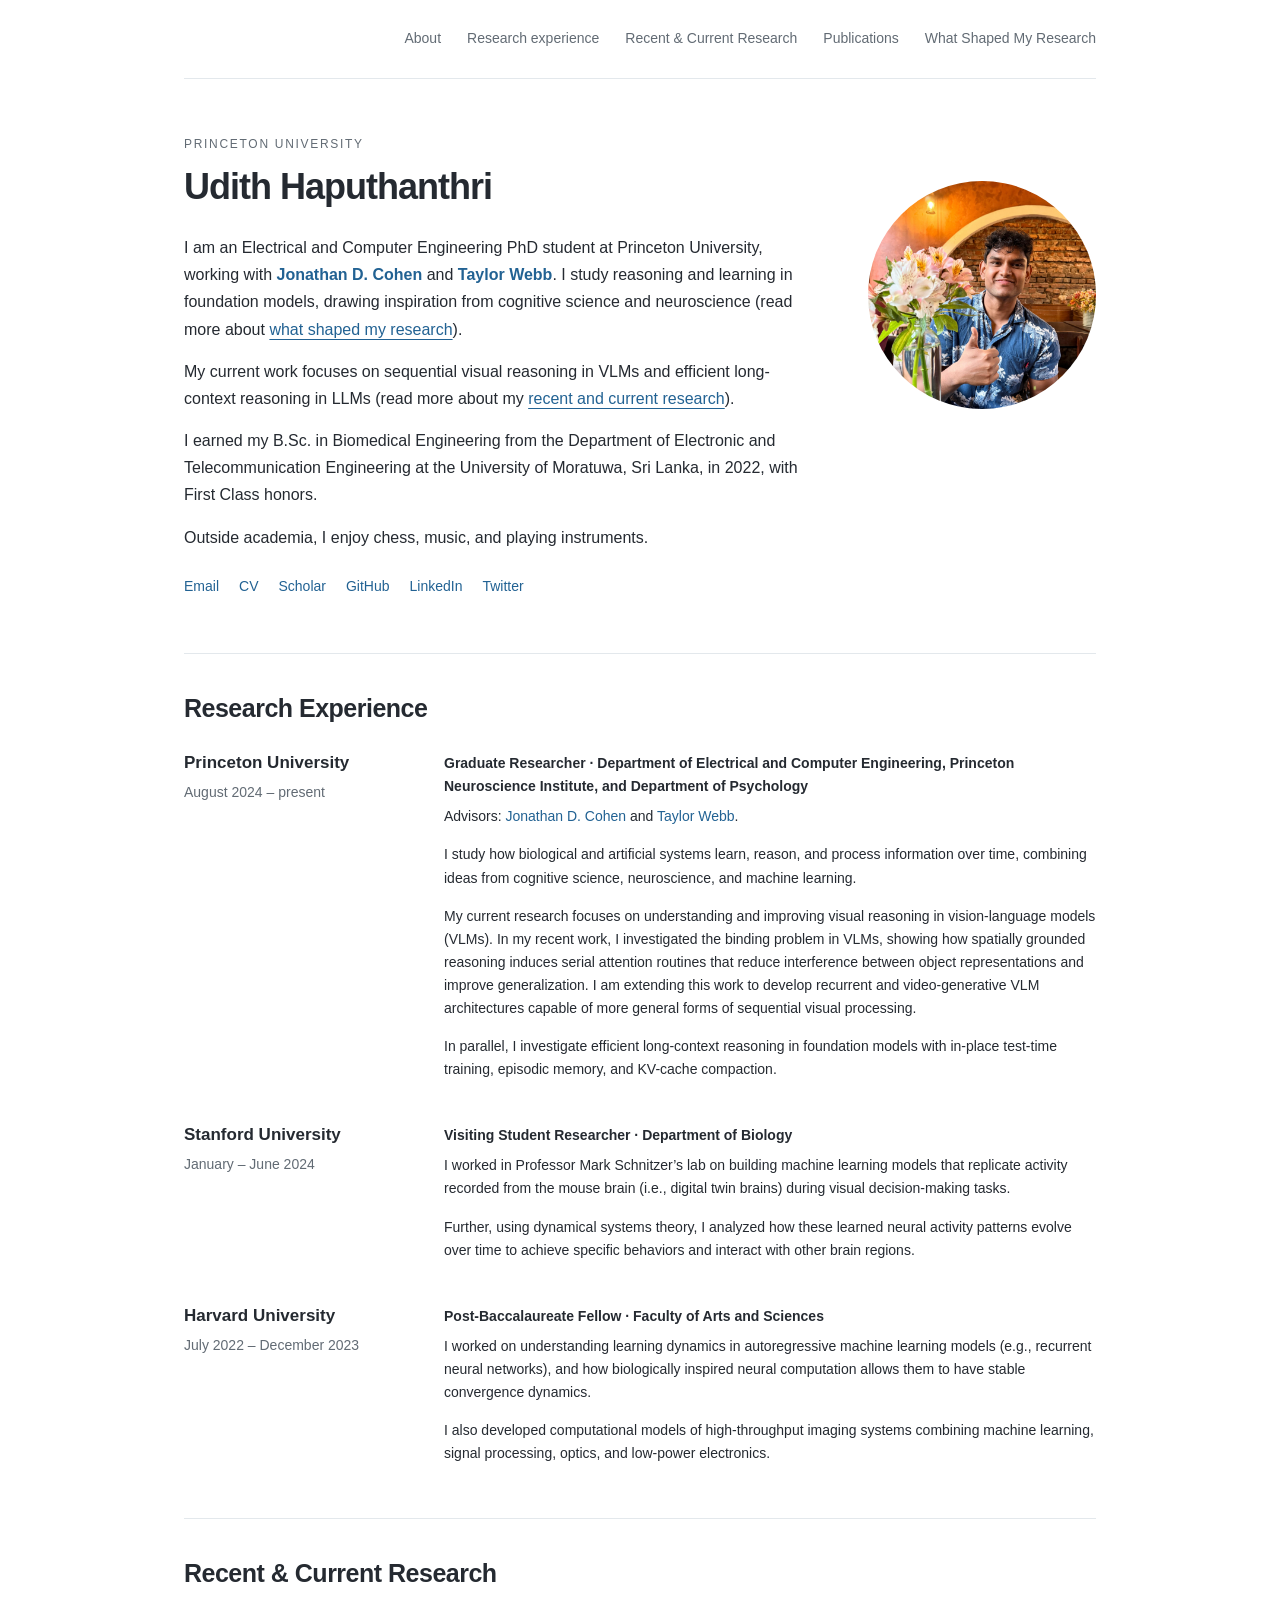
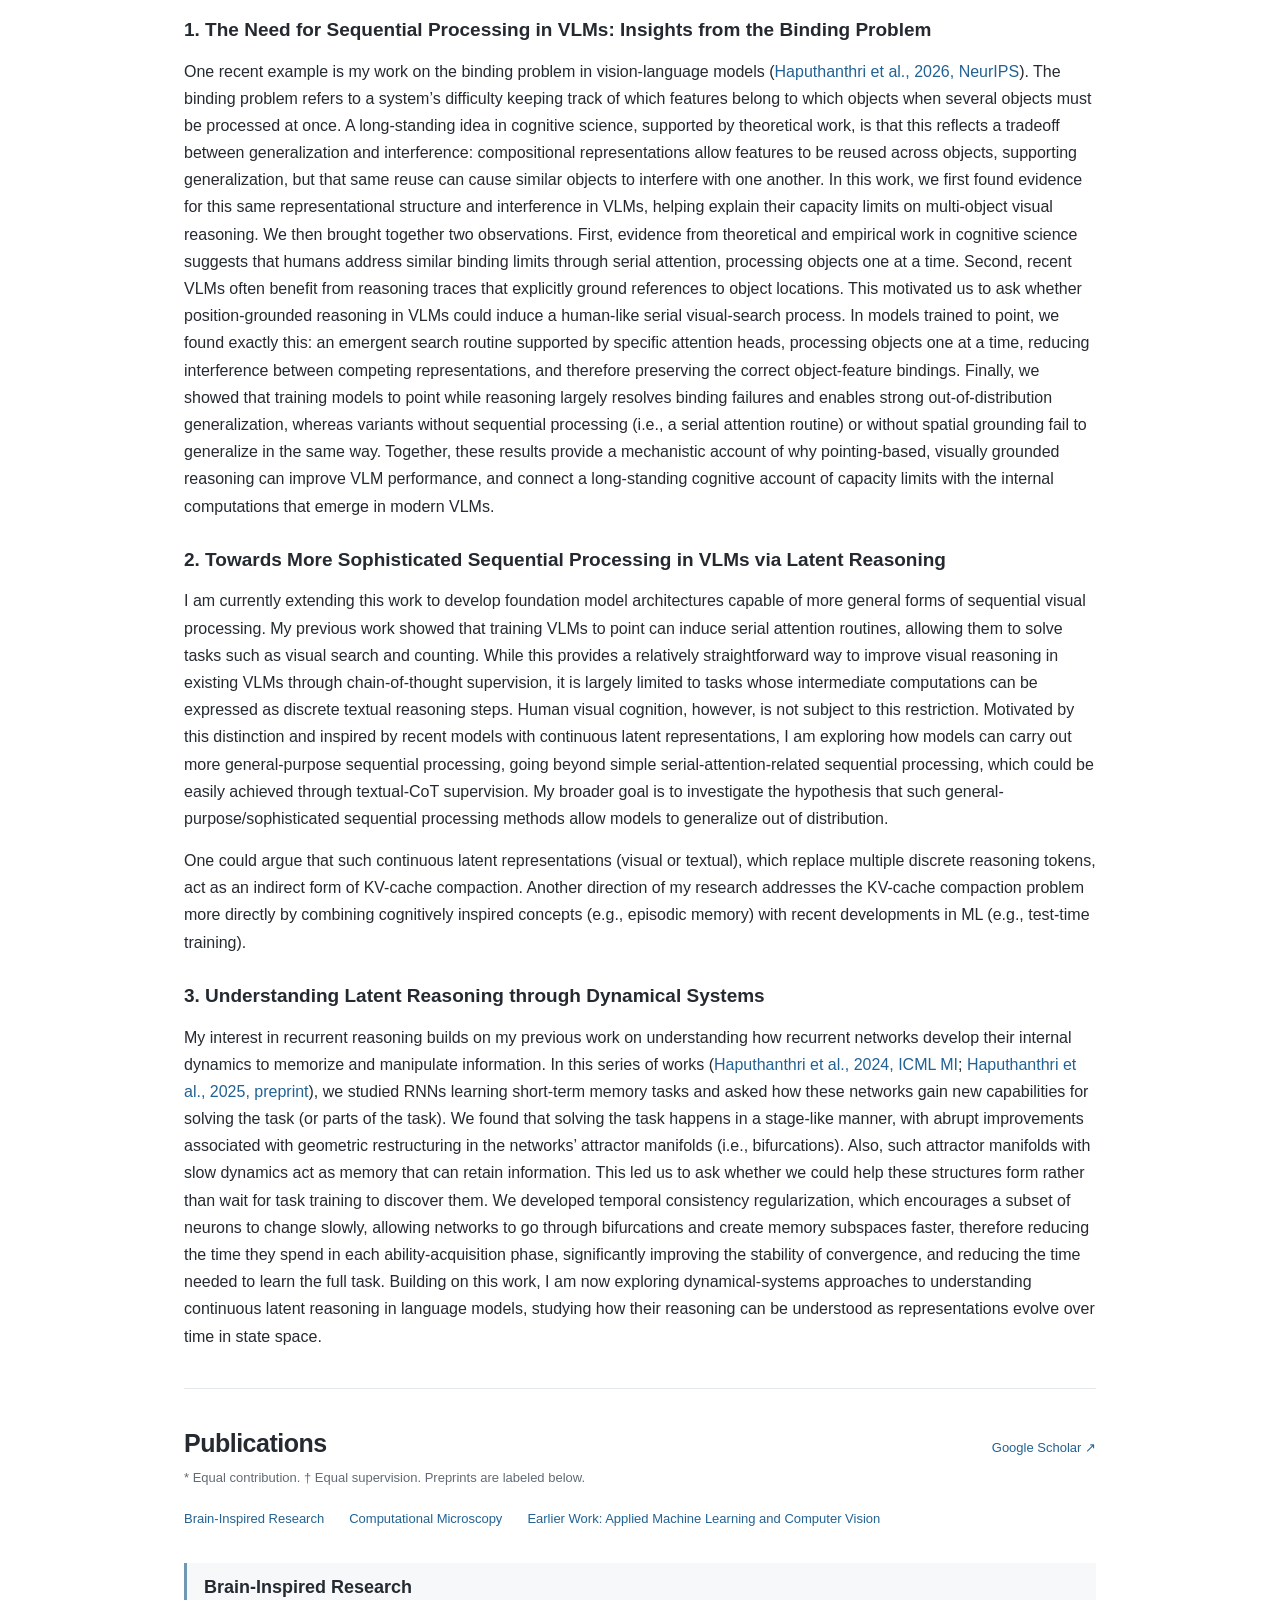
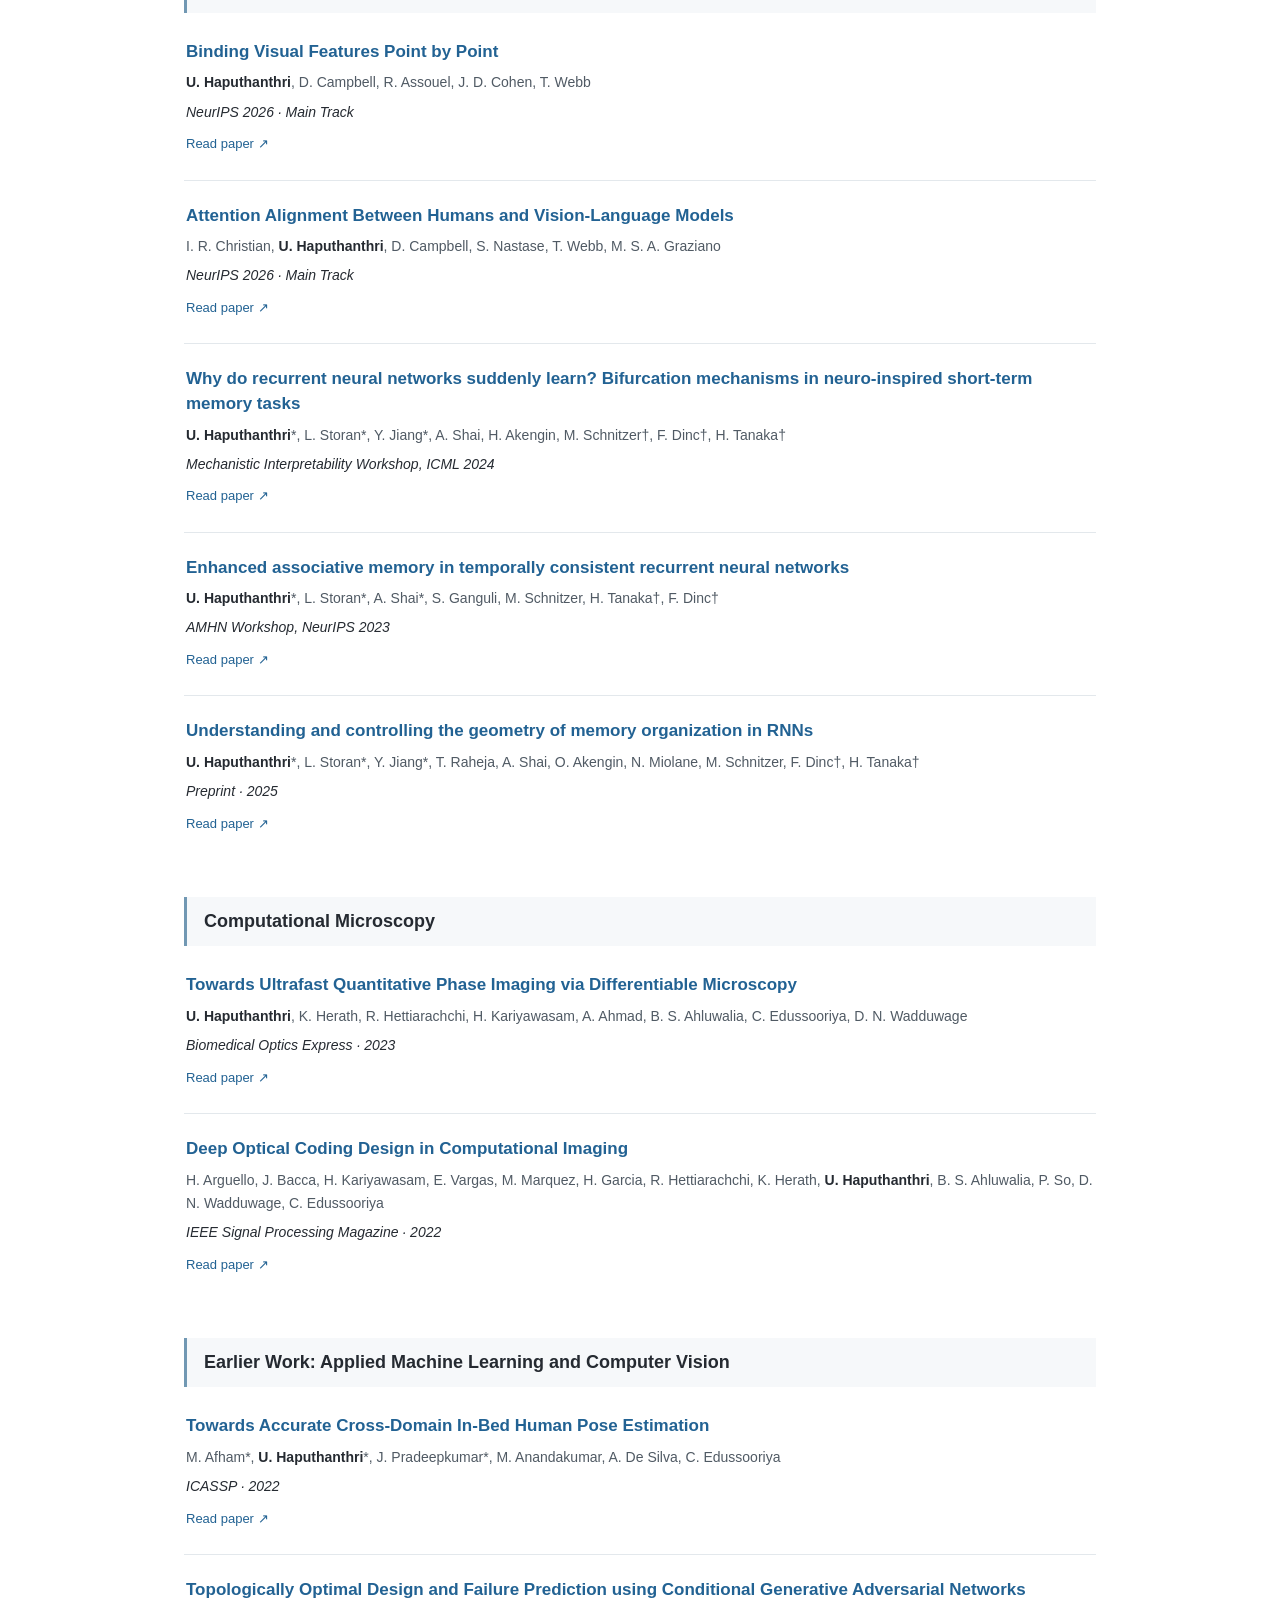
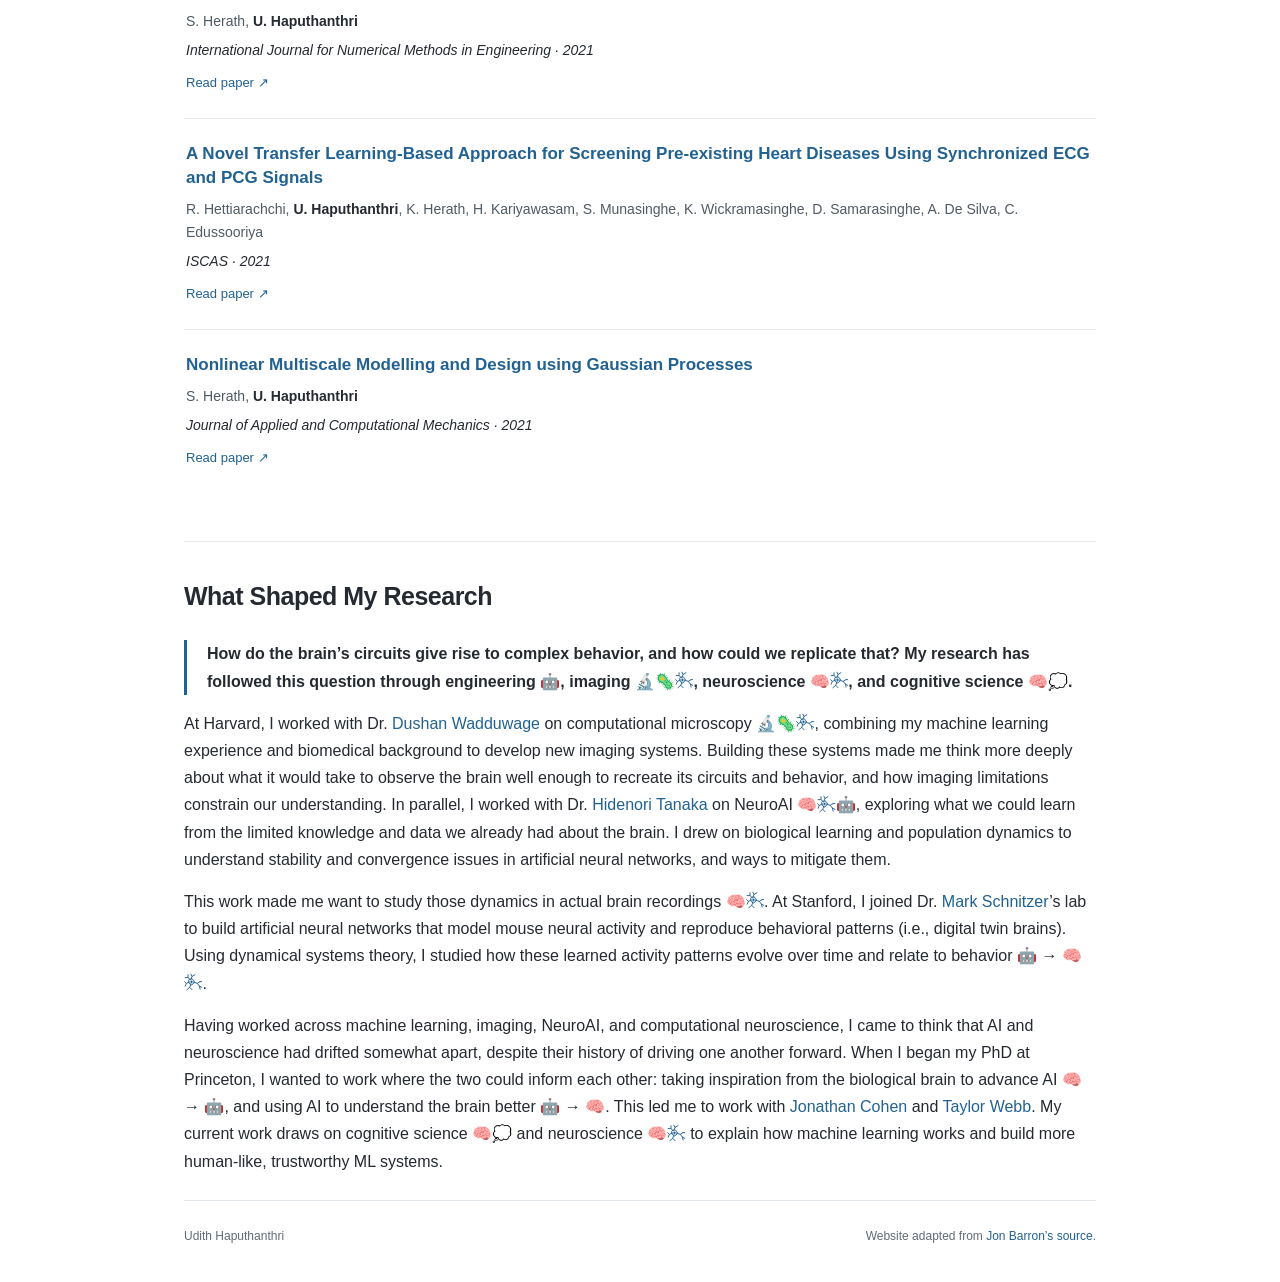
<file: index.html>
<!doctype html>
<html lang="en">
<head>
<meta charset="utf-8"><meta name="viewport" content="width=device-width, initial-scale=1">
<meta name="author" content="Udith Haputhanthri">
<meta name="description" content="Udith Haputhanthri — PhD student at Princeton working on reasoning and learning in foundation models, inspired by cognitive science and neuroscience.">
<title>Udith Haputhanthri</title><link rel="stylesheet" href="stylesheet.css?v=research-link-20261022">
</head>
<body>
<a class="skip-link" href="#about">Skip to content</a>
<main>
<nav class="top-nav" aria-label="Page sections" style="flex-wrap:wrap"><a href="#about">About</a><a href="#experience">Research experience</a><a href="#current-research">Recent &amp; Current Research</a><a href="#publications">Publications</a><a href="#research-questions">What Shaped My Research</a></nav>
<section id="about" aria-labelledby="name" class="about">
<div class="bio"><p class="eyebrow">Princeton University</p><h1 id="name">Udith Haputhanthri</h1>
<p>I am an Electrical and Computer Engineering PhD student at Princeton University, working with <strong><a href="https://jdc.princeton.edu/">Jonathan D. Cohen</a></strong> and <strong><a href="https://psychology.princeton.edu/people/taylor-webb">Taylor Webb</a></strong>. I study reasoning and learning in foundation models, drawing inspiration from cognitive science and neuroscience (read more about <a class="research-jump-link" href="#research-questions">what shaped my research</a>).</p>
<p>My current work focuses on sequential visual reasoning in VLMs and efficient long-context reasoning in LLMs (read more about my <a class="research-jump-link" href="#current-research">recent and current research</a>).</p>
<p>I earned my B.Sc. in Biomedical Engineering from the Department of Electronic and Telecommunication Engineering at the University of Moratuwa, Sri Lanka, in 2022, with First Class honors.</p>
<p>Outside academia, I enjoy chess, music, and playing instruments.</p>
<div class="social-links"><a href="mailto:uh2753@princeton.edu">Email</a><a href="https://drive.google.com/file/d/1fZaWnmlsR2hChvmHnY944zVe97cFq_Ga/view">CV</a><a href="https://scholar.google.com/citations?user=oeUNrnsAAAAJ&amp;hl=en">Scholar</a><a href="https://github.com/udithhaputhanthri">GitHub</a><a href="https://www.linkedin.com/in/udithhaputhanthri">LinkedIn</a><a href="https://twitter.com/Udithhaputhant2">Twitter</a></div>
</div><a class="portrait" href="images/UdithHaputhanthri-2026.JPG"><img src="images/UdithHaputhanthri-2026.JPG" alt="Udith Haputhanthri" width="240" height="240"></a>
</section>
<section id="experience" class="major-section" aria-labelledby="experience-title"><h2 id="experience-title">Research Experience</h2>
<article class="experience"><div><h3>Princeton University</h3><p class="dates">August 2024 – present</p></div><div><p class="role">Graduate Researcher · Department of Electrical and Computer Engineering, Princeton Neuroscience Institute, and Department of Psychology</p><p>Advisors: <a href="https://jdc.princeton.edu/">Jonathan D. Cohen</a> and <a href="https://psychology.princeton.edu/people/taylor-webb">Taylor Webb</a>.</p>
<p>I study how biological and artificial systems learn, reason, and process information over time, combining ideas from cognitive science, neuroscience, and machine learning.</p>
<p>My current research focuses on understanding and improving visual reasoning in vision-language models (VLMs). In my recent work, I investigated the binding problem in VLMs, showing how spatially grounded reasoning induces serial attention routines that reduce interference between object representations and improve generalization. I am extending this work to develop recurrent and video-generative VLM architectures capable of more general forms of sequential visual processing.</p>
<p>In parallel, I investigate efficient long-context reasoning in foundation models with in-place test-time training, episodic memory, and KV-cache compaction.</p></div></article>
<article class="experience"><div><h3>Stanford University</h3><p class="dates">January – June 2024</p></div><div><p class="role">Visiting Student Researcher · Department of Biology</p>
<p>I worked in Professor Mark Schnitzer’s lab on building machine learning models that replicate activity recorded from the mouse brain (i.e., digital twin brains) during visual decision-making tasks.</p>
<p>Further, using dynamical systems theory, I analyzed how these learned neural activity patterns evolve over time to achieve specific behaviors and interact with other brain regions.</p></div></article>
<article class="experience"><div><h3>Harvard University</h3><p class="dates">July 2022 – December 2023</p></div><div><p class="role">Post-Baccalaureate Fellow · Faculty of Arts and Sciences</p>
<p>I worked on understanding learning dynamics in autoregressive machine learning models (e.g., recurrent neural networks), and how biologically inspired neural computation allows them to have stable convergence dynamics.</p>
<p>I also developed computational models of high-throughput imaging systems combining machine learning, signal processing, optics, and low-power electronics.</p></div></article>
</section>
<section id="current-research" class="major-section" aria-labelledby="current-research-title">
<h2 id="current-research-title">Recent &amp; Current Research</h2>
<article aria-labelledby="current-research-1" style="margin-bottom:28px">
<h3 id="current-research-1" style="margin-bottom:15px">1. The Need for Sequential Processing in VLMs: Insights from the Binding Problem</h3>
<p>One recent example is my work on the binding problem in vision-language models (<a href="#pub-binding-visual-features">Haputhanthri et al., 2026, NeurIPS</a>). The binding problem refers to a system’s difficulty keeping track of which features belong to which objects when several objects must be processed at once. A long-standing idea in cognitive science, supported by theoretical work, is that this reflects a tradeoff between generalization and interference: compositional representations allow features to be reused across objects, supporting generalization, but that same reuse can cause similar objects to interfere with one another. In this work, we first found evidence for this same representational structure and interference in VLMs, helping explain their capacity limits on multi-object visual reasoning. We then brought together two observations. First, evidence from theoretical and empirical work in cognitive science suggests that humans address similar binding limits through serial attention, processing objects one at a time. Second, recent VLMs often benefit from reasoning traces that explicitly ground references to object locations. This motivated us to ask whether position-grounded reasoning in VLMs could induce a human-like serial visual-search process. In models trained to point, we found exactly this: an emergent search routine supported by specific attention heads, processing objects one at a time, reducing interference between competing representations, and therefore preserving the correct object-feature bindings. Finally, we showed that training models to point while reasoning largely resolves binding failures and enables strong out-of-distribution generalization, whereas variants without sequential processing (i.e., a serial attention routine) or without spatial grounding fail to generalize in the same way. Together, these results provide a mechanistic account of why pointing-based, visually grounded reasoning can improve VLM performance, and connect a long-standing cognitive account of capacity limits with the internal computations that emerge in modern VLMs.</p>
</article>
<article aria-labelledby="current-research-2" style="margin-bottom:28px">
<h3 id="current-research-2" style="margin-bottom:15px">2. Towards More Sophisticated Sequential Processing in VLMs via Latent Reasoning</h3>
<p>I am currently extending this work to develop foundation model architectures capable of more general forms of sequential visual processing. My previous work showed that training VLMs to point can induce serial attention routines, allowing them to solve tasks such as visual search and counting. While this provides a relatively straightforward way to improve visual reasoning in existing VLMs through chain-of-thought supervision, it is largely limited to tasks whose intermediate computations can be expressed as discrete textual reasoning steps. Human visual cognition, however, is not subject to this restriction. Motivated by this distinction and inspired by recent models with continuous latent representations, I am exploring how models can carry out more general-purpose sequential processing, going beyond simple serial-attention-related sequential processing, which could be easily achieved through textual-CoT supervision. My broader goal is to investigate the hypothesis that such general-purpose/sophisticated sequential processing methods allow models to generalize out of distribution.</p>
<p>One could argue that such continuous latent representations (visual or textual), which replace multiple discrete reasoning tokens, act as an indirect form of KV-cache compaction. Another direction of my research addresses the KV-cache compaction problem more directly by combining cognitively inspired concepts (e.g., episodic memory) with recent developments in ML (e.g., test-time training).</p>
</article>
<article aria-labelledby="current-research-3" style="margin-bottom:28px">
<h3 id="current-research-3" style="margin-bottom:15px">3. Understanding Latent Reasoning through Dynamical Systems</h3>
<p>My interest in recurrent reasoning builds on my previous work on understanding how recurrent networks develop their internal dynamics to memorize and manipulate information. In this series of works (<a href="#pub-rnn-bifurcation">Haputhanthri et al., 2024, ICML MI</a>; <a href="#pub-memory-geometry">Haputhanthri et al., 2025, preprint</a>), we studied RNNs learning short-term memory tasks and asked how these networks gain new capabilities for solving the task (or parts of the task). We found that solving the task happens in a stage-like manner, with abrupt improvements associated with geometric restructuring in the networks’ attractor manifolds (i.e., bifurcations). Also, such attractor manifolds with slow dynamics act as memory that can retain information. This led us to ask whether we could help these structures form rather than wait for task training to discover them. We developed temporal consistency regularization, which encourages a subset of neurons to change slowly, allowing networks to go through bifurcations and create memory subspaces faster, therefore reducing the time they spend in each ability-acquisition phase, significantly improving the stability of convergence, and reducing the time needed to learn the full task. Building on this work, I am now exploring dynamical-systems approaches to understanding continuous latent reasoning in language models, studying how their reasoning can be understood as representations evolve over time in state space.</p>
</article>
</section>
<section id="publications" class="major-section" aria-labelledby="publications-title"><div class="section-heading"><h2 id="publications-title">Publications</h2><a href="https://scholar.google.com/citations?user=oeUNrnsAAAAJ&amp;hl=en">Google Scholar ↗</a></div>
<p class="publication-note">* Equal contribution. † Equal supervision. Preprints are labeled below.</p>
<nav class="publication-nav" aria-label="Publication topics"><a href="#brain">Brain-Inspired Research</a><a href="#microscopy">Computational Microscopy</a><a href="#other">Earlier Work: Applied Machine Learning and Computer Vision</a></nav>
<section class="publication-group" id="brain" aria-labelledby="brain-title"><h3 id="brain-title">Brain-Inspired Research</h3>
<article class="paper" id="pub-binding-visual-features"><div class="paper-content"><h4><a href="https://drive.google.com/file/d/1XcKZUTb9YCFaT_SlNtK0ScjZmYTj1VQV/view">Binding Visual Features Point by Point</a></h4><p class="authors"><strong>U. Haputhanthri</strong>, D. Campbell, R. Assouel, J. D. Cohen, T. Webb</p><p class="venue">NeurIPS 2026 · Main Track</p><a class="paper-link" href="https://drive.google.com/file/d/1XcKZUTb9YCFaT_SlNtK0ScjZmYTj1VQV/view">Read paper <span aria-hidden="true">↗</span></a></div></article>
<article class="paper"><div class="paper-content"><h4><a href="https://arxiv.org/pdf/2606.17410">Attention Alignment Between Humans and Vision-Language Models</a></h4><p class="authors">I. R. Christian, <strong>U. Haputhanthri</strong>, D. Campbell, S. Nastase, T. Webb, M. S. A. Graziano</p><p class="venue">NeurIPS 2026 · Main Track</p><a class="paper-link" href="https://arxiv.org/pdf/2606.17410">Read paper <span aria-hidden="true">↗</span></a></div></article>
<article class="paper" id="pub-rnn-bifurcation"><div class="paper-content"><h4><a href="https://drive.google.com/file/d/1ynRF0O1B3yo_qaqsqUc5u1gdG8Zm69oY/view">Why do recurrent neural networks suddenly learn? Bifurcation mechanisms in neuro-inspired short-term memory tasks</a></h4><p class="authors"><strong>U. Haputhanthri</strong>*, L. Storan*, Y. Jiang*, A. Shai, H. Akengin, M. Schnitzer†, F. Dinc†, H. Tanaka†</p><p class="venue">Mechanistic Interpretability Workshop, ICML 2024</p><a class="paper-link" href="https://drive.google.com/file/d/1ynRF0O1B3yo_qaqsqUc5u1gdG8Zm69oY/view">Read paper <span aria-hidden="true">↗</span></a></div></article>
<article class="paper"><div class="paper-content"><h4><a href="https://drive.google.com/file/d/1f4FLu8wt5bn9WmoDd_5Nbe4-Pbg5efec/view">Enhanced associative memory in temporally consistent recurrent neural networks</a></h4><p class="authors"><strong>U. Haputhanthri</strong>*, L. Storan*, A. Shai*, S. Ganguli, M. Schnitzer, H. Tanaka†, F. Dinc†</p><p class="venue">AMHN Workshop, NeurIPS 2023</p><a class="paper-link" href="https://drive.google.com/file/d/1f4FLu8wt5bn9WmoDd_5Nbe4-Pbg5efec/view">Read paper <span aria-hidden="true">↗</span></a></div></article>
<article class="paper" id="pub-memory-geometry"><div class="paper-content"><h4><a href="https://arxiv.org/pdf/2502.07256">Understanding and controlling the geometry of memory organization in RNNs</a></h4><p class="authors"><strong>U. Haputhanthri</strong>*, L. Storan*, Y. Jiang*, T. Raheja, A. Shai, O. Akengin, N. Miolane, M. Schnitzer, F. Dinc†, H. Tanaka†</p><p class="venue">Preprint · 2025</p><a class="paper-link" href="https://arxiv.org/pdf/2502.07256">Read paper <span aria-hidden="true">↗</span></a></div></article>
</section>
<section class="publication-group" id="microscopy" aria-labelledby="microscopy-title"><h3 id="microscopy-title">Computational Microscopy</h3>
<article class="paper"><div class="paper-content"><h4><a href="https://drive.google.com/file/d/15-fq4s3Uc3px4dyPQwdr5WO8As3qmomQ/view">Towards Ultrafast Quantitative Phase Imaging via Differentiable Microscopy</a></h4><p class="authors"><strong>U. Haputhanthri</strong>, K. Herath, R. Hettiarachchi, H. Kariyawasam, A. Ahmad, B. S. Ahluwalia, C. Edussooriya, D. N. Wadduwage</p><p class="venue">Biomedical Optics Express · 2023</p><a class="paper-link" href="https://drive.google.com/file/d/15-fq4s3Uc3px4dyPQwdr5WO8As3qmomQ/view">Read paper <span aria-hidden="true">↗</span></a></div></article>
<article class="paper"><div class="paper-content"><h4><a href="https://drive.google.com/file/d/1uGa6KzZgrOOGpgf1Ke66KQDH5AzN_6m6/view">Deep Optical Coding Design in Computational Imaging</a></h4><p class="authors">H. Arguello, J. Bacca, H. Kariyawasam, E. Vargas, M. Marquez, H. Garcia, R. Hettiarachchi, K. Herath, <strong>U. Haputhanthri</strong>, B. S. Ahluwalia, P. So, D. N. Wadduwage, C. Edussooriya</p><p class="venue">IEEE Signal Processing Magazine · 2022</p><a class="paper-link" href="https://drive.google.com/file/d/1uGa6KzZgrOOGpgf1Ke66KQDH5AzN_6m6/view">Read paper <span aria-hidden="true">↗</span></a></div></article>
</section>
<section class="publication-group" id="other" aria-labelledby="other-title"><h3 id="other-title">Earlier Work: Applied Machine Learning and Computer Vision</h3>
<article class="paper"><div class="paper-content"><h4><a href="https://drive.google.com/file/d/1SocjsCTEynnTYZ-wxJLA4Xux7Gi0KTKA/view">Towards Accurate Cross-Domain In-Bed Human Pose Estimation</a></h4><p class="authors">M. Afham*, <strong>U. Haputhanthri</strong>*, J. Pradeepkumar*, M. Anandakumar, A. De Silva, C. Edussooriya</p><p class="venue">ICASSP · 2022</p><a class="paper-link" href="https://drive.google.com/file/d/1SocjsCTEynnTYZ-wxJLA4Xux7Gi0KTKA/view">Read paper <span aria-hidden="true">↗</span></a></div></article>
<article class="paper"><div class="paper-content"><h4><a href="https://drive.google.com/file/d/1G-M9lpZUkkOaCMp0GBZrfmS65T1xD6WH/view">Topologically Optimal Design and Failure Prediction using Conditional Generative Adversarial Networks</a></h4><p class="authors">S. Herath, <strong>U. Haputhanthri</strong></p><p class="venue">International Journal for Numerical Methods in Engineering · 2021</p><a class="paper-link" href="https://drive.google.com/file/d/1G-M9lpZUkkOaCMp0GBZrfmS65T1xD6WH/view">Read paper <span aria-hidden="true">↗</span></a></div></article>
<article class="paper"><div class="paper-content"><h4><a href="https://drive.google.com/file/d/1lAwF7Dm_KZdagdzo9R7WN1PdUTR4jMaO/view">A Novel Transfer Learning-Based Approach for Screening Pre-existing Heart Diseases Using Synchronized ECG and PCG Signals</a></h4><p class="authors">R. Hettiarachchi, <strong>U. Haputhanthri</strong>, K. Herath, H. Kariyawasam, S. Munasinghe, K. Wickramasinghe, D. Samarasinghe, A. De Silva, C. Edussooriya</p><p class="venue">ISCAS · 2021</p><a class="paper-link" href="https://drive.google.com/file/d/1lAwF7Dm_KZdagdzo9R7WN1PdUTR4jMaO/view">Read paper <span aria-hidden="true">↗</span></a></div></article>
<article class="paper"><div class="paper-content"><h4><a href="https://drive.google.com/file/d/1lYjQi7jTYjrT-2TYXUEoA4nsrcVFIQuO/view">Nonlinear Multiscale Modelling and Design using Gaussian Processes</a></h4><p class="authors">S. Herath, <strong>U. Haputhanthri</strong></p><p class="venue">Journal of Applied and Computational Mechanics · 2021</p><a class="paper-link" href="https://drive.google.com/file/d/1lYjQi7jTYjrT-2TYXUEoA4nsrcVFIQuO/view">Read paper <span aria-hidden="true">↗</span></a></div></article>
</section>
</section>
<section id="research-questions" class="major-section" aria-labelledby="research-questions-title">
<h2 id="research-questions-title">What Shaped My Research</h2>
<p class="research-opening">How do the brain’s circuits give rise to complex behavior, and how could we replicate that? My research has followed this question through engineering <span aria-hidden="true">🤖</span>, imaging <span aria-hidden="true">🔬🦠</span><svg xmlns="http://www.w3.org/2000/svg" width="1.15em" height="1.15em" viewBox="0 0 32 32" aria-hidden="true" focusable="false" style="vertical-align:-0.18em;color:#226293"><g fill="none" stroke="currentColor" stroke-width="1.6" stroke-linecap="round" stroke-linejoin="round"><path d="M11 12 7 8 7 3 M7 8 2 8 M12 11 14 6 19 3 M14 6 12 2 M9 16 4 18 2 23 M4 18 1 15 M12 19 10 25 5 29 M10 25 14 29 M17 16 23 18 28 15 M23 18 27 23 M28 15 31 15 M27 23 31 25 M27 23 28 28"/><path d="M10 11 14 10 18 14 17 18 13 21 9 18 8 14Z" fill="currentColor" fill-opacity=".16"/></g><circle cx="13" cy="15.5" r="1.8" fill="currentColor"/></svg>, neuroscience <span aria-hidden="true">🧠</span><svg xmlns="http://www.w3.org/2000/svg" width="1.15em" height="1.15em" viewBox="0 0 32 32" aria-hidden="true" focusable="false" style="vertical-align:-0.18em;color:#226293"><g fill="none" stroke="currentColor" stroke-width="1.6" stroke-linecap="round" stroke-linejoin="round"><path d="M11 12 7 8 7 3 M7 8 2 8 M12 11 14 6 19 3 M14 6 12 2 M9 16 4 18 2 23 M4 18 1 15 M12 19 10 25 5 29 M10 25 14 29 M17 16 23 18 28 15 M23 18 27 23 M28 15 31 15 M27 23 31 25 M27 23 28 28"/><path d="M10 11 14 10 18 14 17 18 13 21 9 18 8 14Z" fill="currentColor" fill-opacity=".16"/></g><circle cx="13" cy="15.5" r="1.8" fill="currentColor"/></svg>, and cognitive science <span aria-hidden="true">🧠💭</span>.</p>
<p>At Harvard, I worked with Dr. <a href="https://wadduwagelab.com/">Dushan Wadduwage</a> on computational microscopy <span aria-hidden="true">🔬🦠</span><svg xmlns="http://www.w3.org/2000/svg" width="1.15em" height="1.15em" viewBox="0 0 32 32" aria-hidden="true" focusable="false" style="vertical-align:-0.18em;color:#226293"><g fill="none" stroke="currentColor" stroke-width="1.6" stroke-linecap="round" stroke-linejoin="round"><path d="M11 12 7 8 7 3 M7 8 2 8 M12 11 14 6 19 3 M14 6 12 2 M9 16 4 18 2 23 M4 18 1 15 M12 19 10 25 5 29 M10 25 14 29 M17 16 23 18 28 15 M23 18 27 23 M28 15 31 15 M27 23 31 25 M27 23 28 28"/><path d="M10 11 14 10 18 14 17 18 13 21 9 18 8 14Z" fill="currentColor" fill-opacity=".16"/></g><circle cx="13" cy="15.5" r="1.8" fill="currentColor"/></svg>, combining my machine learning experience and biomedical background to develop new imaging systems. Building these systems made me think more deeply about what it would take to observe the brain well enough to recreate its circuits and behavior, and how imaging limitations constrain our understanding. In parallel, I worked with Dr. <a href="https://sites.google.com/view/htanaka/home">Hidenori Tanaka</a> on NeuroAI <span aria-hidden="true">🧠</span><svg xmlns="http://www.w3.org/2000/svg" width="1.15em" height="1.15em" viewBox="0 0 32 32" aria-hidden="true" focusable="false" style="vertical-align:-0.18em;color:#226293"><g fill="none" stroke="currentColor" stroke-width="1.6" stroke-linecap="round" stroke-linejoin="round"><path d="M11 12 7 8 7 3 M7 8 2 8 M12 11 14 6 19 3 M14 6 12 2 M9 16 4 18 2 23 M4 18 1 15 M12 19 10 25 5 29 M10 25 14 29 M17 16 23 18 28 15 M23 18 27 23 M28 15 31 15 M27 23 31 25 M27 23 28 28"/><path d="M10 11 14 10 18 14 17 18 13 21 9 18 8 14Z" fill="currentColor" fill-opacity=".16"/></g><circle cx="13" cy="15.5" r="1.8" fill="currentColor"/></svg><span aria-hidden="true">🤖</span>, exploring what we could learn from the limited knowledge and data we already had about the brain. I drew on biological learning and population dynamics to understand stability and convergence issues in artificial neural networks, and ways to mitigate them.</p>
<p>This work made me want to study those dynamics in actual brain recordings <span aria-hidden="true">🧠</span><svg xmlns="http://www.w3.org/2000/svg" width="1.15em" height="1.15em" viewBox="0 0 32 32" aria-hidden="true" focusable="false" style="vertical-align:-0.18em;color:#226293"><g fill="none" stroke="currentColor" stroke-width="1.6" stroke-linecap="round" stroke-linejoin="round"><path d="M11 12 7 8 7 3 M7 8 2 8 M12 11 14 6 19 3 M14 6 12 2 M9 16 4 18 2 23 M4 18 1 15 M12 19 10 25 5 29 M10 25 14 29 M17 16 23 18 28 15 M23 18 27 23 M28 15 31 15 M27 23 31 25 M27 23 28 28"/><path d="M10 11 14 10 18 14 17 18 13 21 9 18 8 14Z" fill="currentColor" fill-opacity=".16"/></g><circle cx="13" cy="15.5" r="1.8" fill="currentColor"/></svg>. At Stanford, I joined Dr. <a href="https://schnitzerlab.stanford.edu/">Mark Schnitzer</a>’s lab to build artificial neural networks that model mouse neural activity and reproduce behavioral patterns (i.e., digital twin brains). Using dynamical systems theory, I studied how these learned activity patterns evolve over time and relate to behavior <span aria-hidden="true">🤖 → 🧠</span><svg xmlns="http://www.w3.org/2000/svg" width="1.15em" height="1.15em" viewBox="0 0 32 32" aria-hidden="true" focusable="false" style="vertical-align:-0.18em;color:#226293"><g fill="none" stroke="currentColor" stroke-width="1.6" stroke-linecap="round" stroke-linejoin="round"><path d="M11 12 7 8 7 3 M7 8 2 8 M12 11 14 6 19 3 M14 6 12 2 M9 16 4 18 2 23 M4 18 1 15 M12 19 10 25 5 29 M10 25 14 29 M17 16 23 18 28 15 M23 18 27 23 M28 15 31 15 M27 23 31 25 M27 23 28 28"/><path d="M10 11 14 10 18 14 17 18 13 21 9 18 8 14Z" fill="currentColor" fill-opacity=".16"/></g><circle cx="13" cy="15.5" r="1.8" fill="currentColor"/></svg>.</p>
<p>Having worked across machine learning, imaging, NeuroAI, and computational neuroscience, I came to think that AI and neuroscience had drifted somewhat apart, despite their history of driving one another forward. When I began my PhD at Princeton, I wanted to work where the two could inform each other: taking inspiration from the biological brain to advance AI <span aria-hidden="true">🧠 → 🤖</span>, and using AI to understand the brain better <span aria-hidden="true">🤖 → 🧠</span>. This led me to work with <a href="https://jdc.princeton.edu/">Jonathan Cohen</a> and <a href="https://psychology.princeton.edu/people/taylor-webb">Taylor Webb</a>. My current work draws on cognitive science <span aria-hidden="true">🧠💭</span> and neuroscience <span aria-hidden="true">🧠</span><svg xmlns="http://www.w3.org/2000/svg" width="1.15em" height="1.15em" viewBox="0 0 32 32" aria-hidden="true" focusable="false" style="vertical-align:-0.18em;color:#226293"><g fill="none" stroke="currentColor" stroke-width="1.6" stroke-linecap="round" stroke-linejoin="round"><path d="M11 12 7 8 7 3 M7 8 2 8 M12 11 14 6 19 3 M14 6 12 2 M9 16 4 18 2 23 M4 18 1 15 M12 19 10 25 5 29 M10 25 14 29 M17 16 23 18 28 15 M23 18 27 23 M28 15 31 15 M27 23 31 25 M27 23 28 28"/><path d="M10 11 14 10 18 14 17 18 13 21 9 18 8 14Z" fill="currentColor" fill-opacity=".16"/></g><circle cx="13" cy="15.5" r="1.8" fill="currentColor"/></svg> to explain how machine learning works and build more human-like, trustworthy ML systems.</p>
</section>
<footer><span>Udith Haputhanthri</span><span>Website adapted from <a href="https://github.com/jonbarron/jonbarron.github.io">Jon Barron’s source</a>.</span></footer>
</main></body></html>
</file>
<file: stylesheet.css>
:root{color-scheme:light;--ink:#252a31;--muted:#626b74;--blue:#226293;--line:#e3e8ec;--soft:#f6f8fa}
*{box-sizing:border-box}html{scroll-behavior:smooth;scroll-padding-top:28px}body{margin:0;background:#fff;color:var(--ink);font:16px/1.7 -apple-system,BlinkMacSystemFont,"Segoe UI",Arial,sans-serif}main{max-width:1000px;margin:auto;padding:0 44px}a{color:var(--blue);text-decoration:none;text-underline-offset:4px}a:hover{text-decoration:underline}a:focus-visible{outline:2px solid var(--blue);outline-offset:5px;border-radius:2px}p{margin:0 0 15px}strong{font-weight:600}h1,h2,h3,h4{line-height:1.3;font-weight:600;margin:0}h1{font-size:36px;letter-spacing:-1px;margin-bottom:23px}h2{font-size:25px;letter-spacing:-.5px;margin-bottom:28px}h3{font-size:19px}h4{font-size:17px;line-height:1.45}.top-nav{display:flex;justify-content:flex-end;gap:26px;padding:27px 0;border-bottom:1px solid var(--line);font-size:14px}.top-nav a{color:var(--muted)}.about{display:grid;grid-template-columns:minmax(0,1fr) 228px;gap:48px;padding:55px 0 54px;align-items:start}.eyebrow{font-size:12px;text-transform:uppercase;letter-spacing:1.7px;color:var(--muted);margin-bottom:10px}.portrait{margin-top:47px}.portrait img{width:228px;height:228px;object-fit:cover;border-radius:50%;display:block}.social-links{display:flex;flex-wrap:wrap;gap:8px 20px;margin-top:24px;font-size:14px}.major-section{border-top:1px solid var(--line);padding:38px 0 10px}.experience{display:grid;grid-template-columns:230px minmax(0,1fr);gap:30px;padding:0 0 28px}.experience h3{font-size:17px}.dates{font-size:13px;color:var(--muted);margin:7px 0 0}.experience p{font-size:14px;line-height:1.65}.experience .role{font-weight:600;margin-bottom:7px}.section-heading{display:flex;justify-content:space-between;align-items:baseline;gap:20px}.section-heading h2{margin-bottom:8px}.section-heading>a{font-size:13px}.publication-note{font-size:13px;color:var(--muted);margin:0 0 19px}.publication-nav{display:flex;flex-wrap:wrap;gap:10px 25px;font-size:13px;margin-bottom:33px}.publication-group{margin-bottom:38px}.publication-group>h3{padding:13px 17px;background:var(--soft);border-left:3px solid #7198b3;font-size:18px;margin-bottom:4px}.paper{padding:23px 2px;border-bottom:1px solid var(--line)}.paper:last-child{border-bottom:0}.paper h4{margin-bottom:7px}.authors{font-size:14px;line-height:1.65;margin-bottom:6px;color:#505a64}.authors strong{color:var(--ink)}.venue{font-size:14px;color:var(--ink);margin:0 0 5px;font-style:italic}.paper-link{font-size:13px}.paper:has(.thumbnail){display:grid;grid-template-columns:165px minmax(0,1fr);gap:25px}.thumbnail{display:flex;align-items:center}.thumbnail img{width:100%;height:auto;max-height:145px;object-fit:contain}footer{border-top:1px solid var(--line);padding:25px 0 36px;display:flex;justify-content:space-between;gap:20px;color:var(--muted);font-size:12px}.skip-link{position:absolute;left:12px;top:-80px;padding:8px;background:#fff;z-index:5}.skip-link:focus{top:10px}@media(max-width:700px){main{padding:0 23px}.top-nav{justify-content:flex-start;gap:22px;font-size:12px;padding:21px 0}.about{grid-template-columns:1fr;gap:24px;padding:32px 0 38px}.portrait{grid-row:1;margin:0}.portrait img{width:140px;height:140px}h1{font-size:31px;margin-bottom:21px}body{font-size:15px}.experience{grid-template-columns:1fr;gap:7px;padding-bottom:28px}.experience .dates{margin-top:3px}.experience p{margin-bottom:0}.major-section{padding-top:30px}h2{font-size:23px}.section-heading{display:block}.section-heading>a{display:inline-block;margin-bottom:12px}.publication-nav{gap:10px 18px}.paper:has(.thumbnail){grid-template-columns:105px minmax(0,1fr);gap:16px}footer{flex-direction:column;gap:5px}}@media(prefers-reduced-motion:reduce){html{scroll-behavior:auto}}@media print{.top-nav,.publication-nav,.skip-link{display:none}main{max-width:none;padding:0}.paper,.experience{break-inside:avoid}a{color:inherit}.major-section{padding-top:20px}}

#research-questions .research-opening{border-left:3px solid var(--blue);padding-left:20px;background:#fff;font-weight:700}

.portrait img{object-position:center}

.research-jump-link{text-decoration:underline}
</file>
